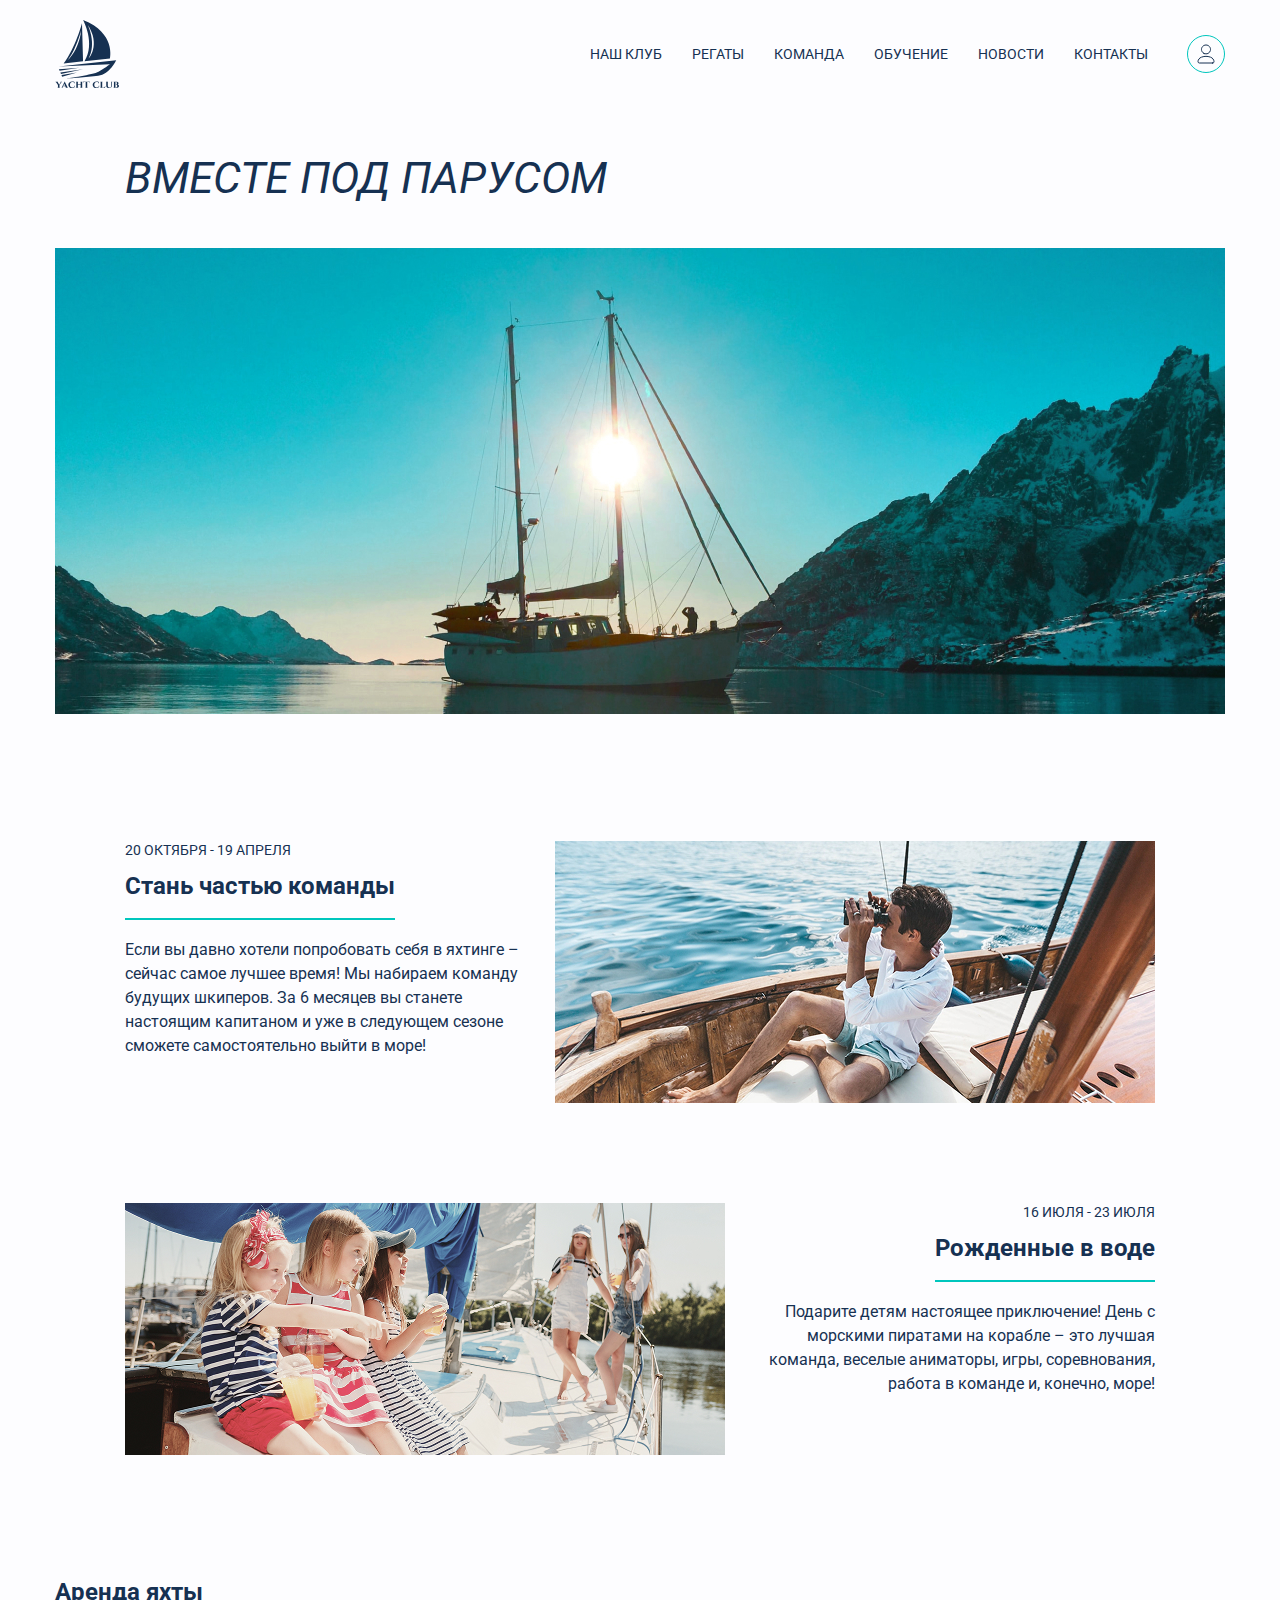
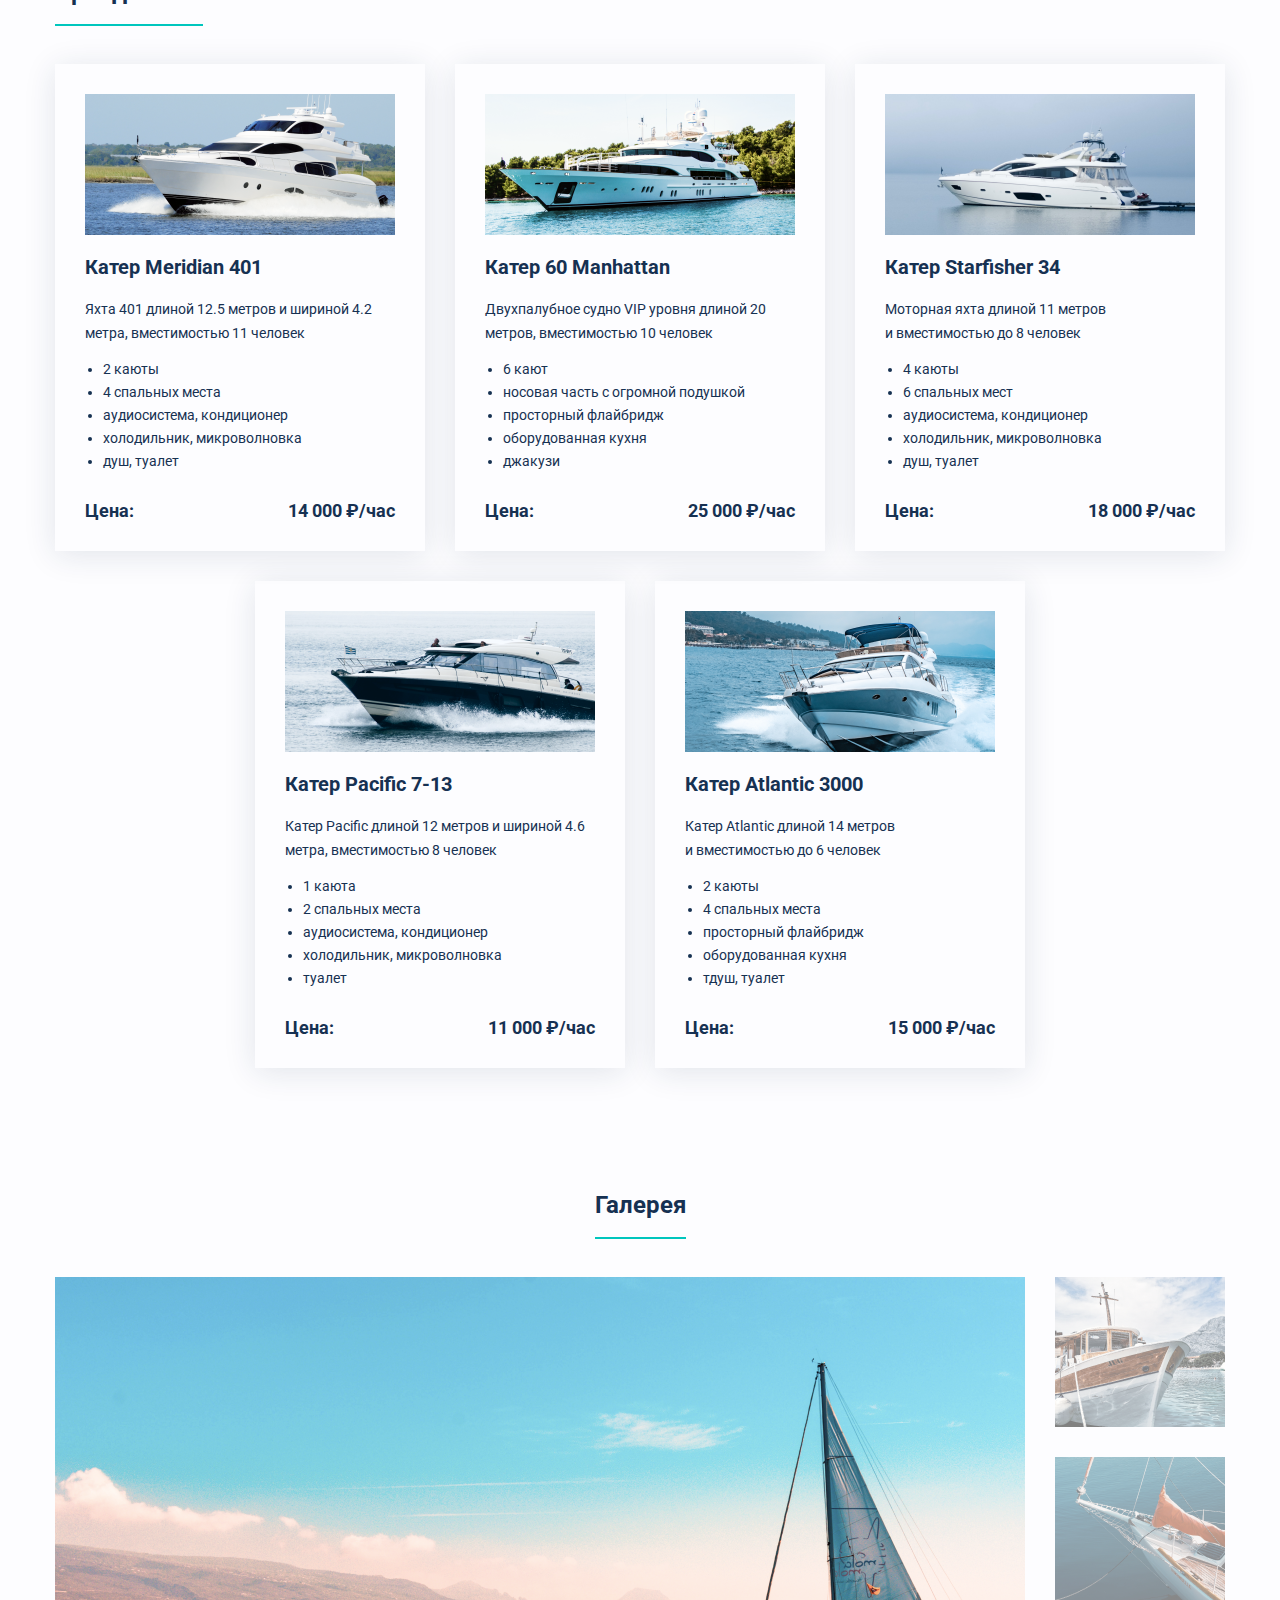
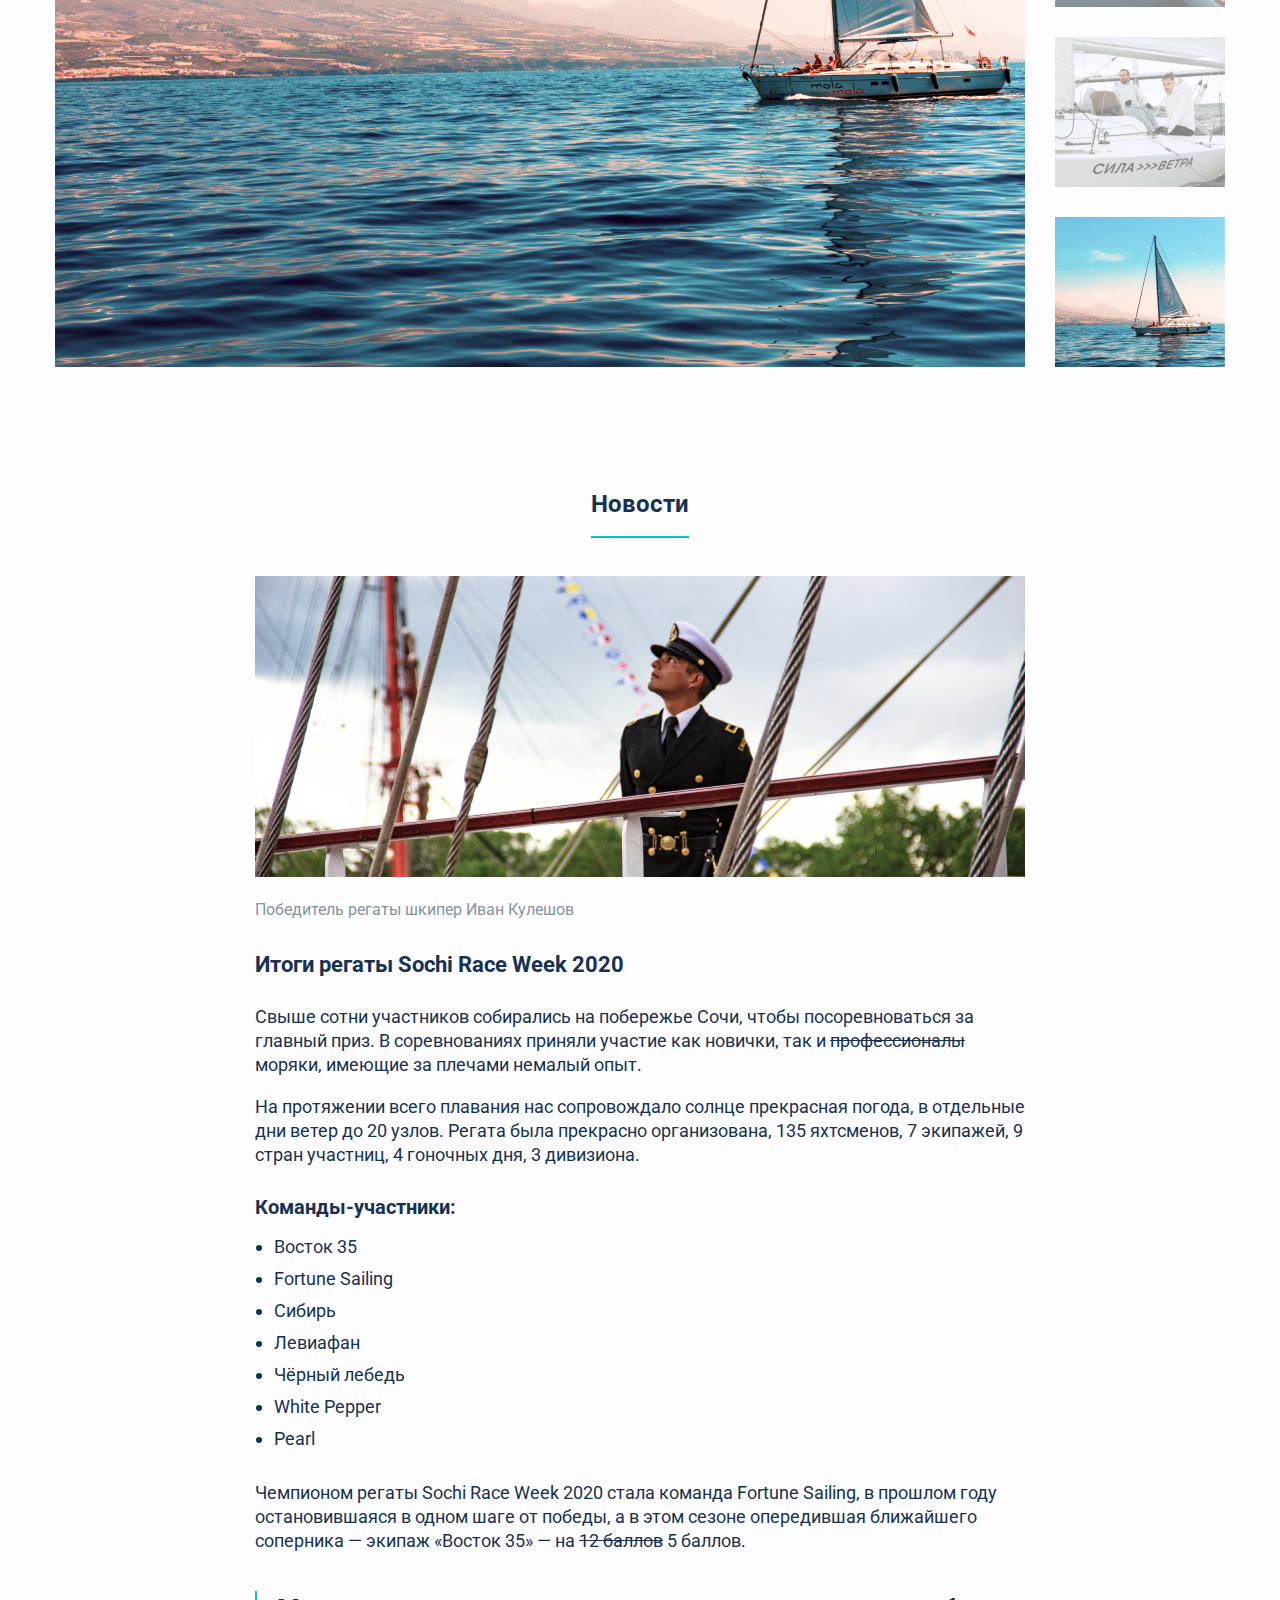
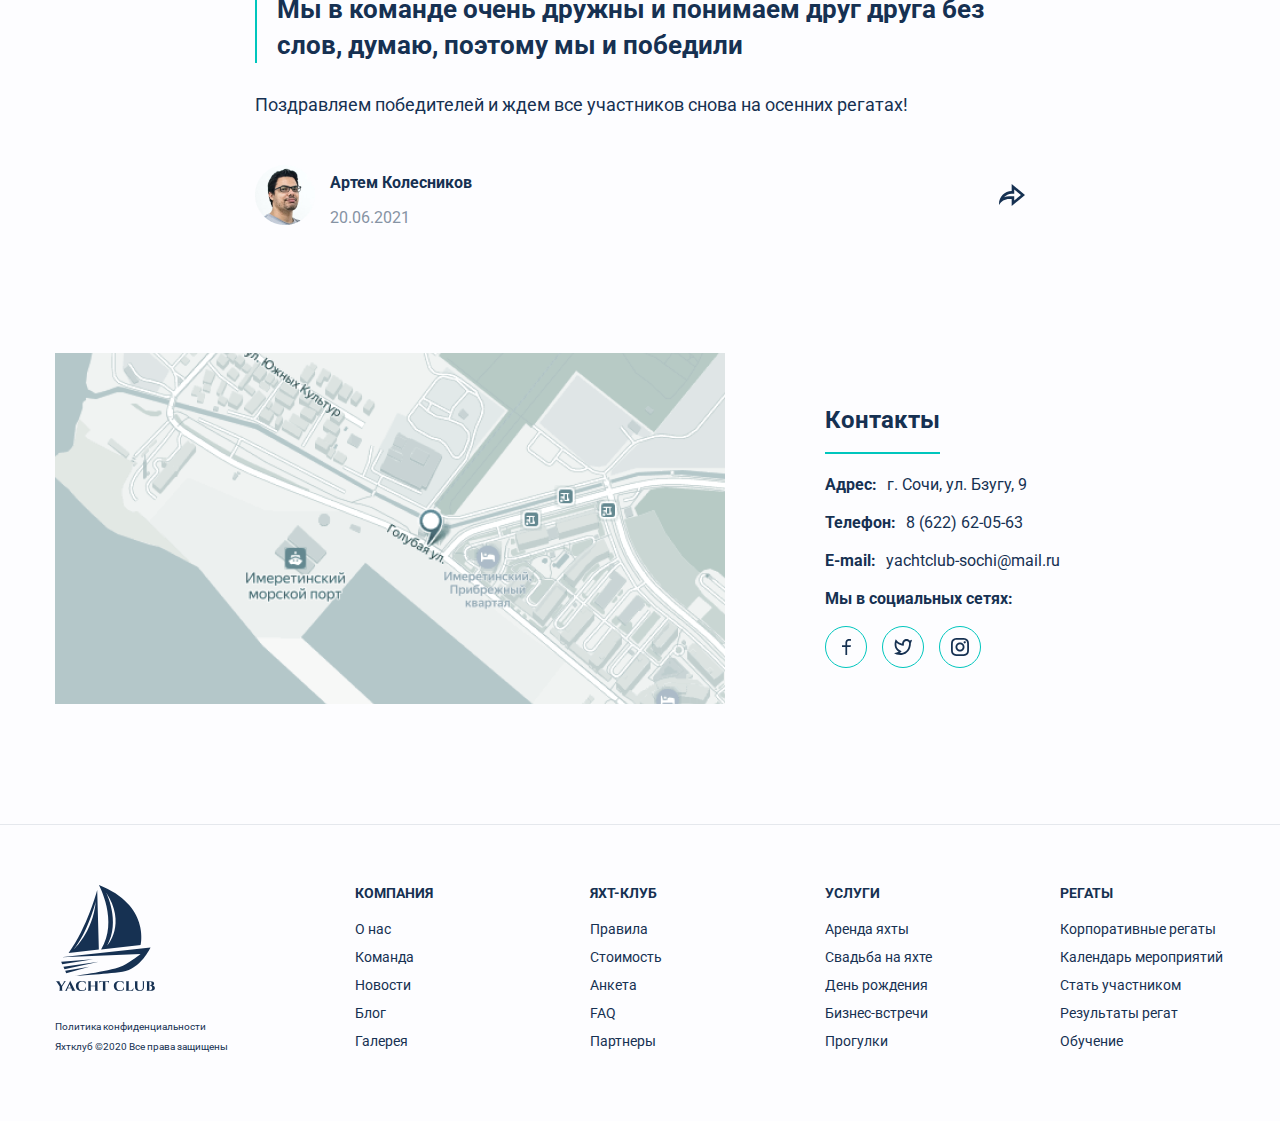
<file: CSS_html/index.html>
﻿<!DOCTYPE html>

<html lang="ru">
<head>
    <meta charset="utf-8" />
    <link rel="preconnect" href="https://fonts.googleapis.com">
    <link rel="preconnect" href="https://fonts.gstatic.com" crossorigin>
    <link href="https://fonts.googleapis.com/css2?family=Roboto&display=swap" rel="stylesheet">
    <link href="css/style.css" rel="stylesheet">
    <title>Яхт-клуб "Под парусом"</title>
</head>
<body>
    <header class="main-header">
        <nav class="main-navigation">
            <a class="logo" href="#">
                <img src="img/logotype.svg" alt="Логотип яхт-клуба Yacht Club">
            </a>
            <ul class="navigation-list">
                <li class="navigation-list-item">
                    <a>Наш клуб</a>
                </li>
                <li class="navigation-list-item">
                    <a>Регаты</a>
                </li>
                <li class="navigation-list-item">
                    <a> Команда</a>
                </li>
                <li class="navigation-list-item">
                    <a>Обучение</a>
                </li>
                <li class="navigation-list-item">
                    <a>Новости</a>
                </li>
                <li class="navigation-list-item">
                    <a>Контакты</a>
                </li>
            </ul>
            <a class="profile" href="#">
                <img src="img/icon.svg" alt="Страница профиля">
            </a>
        </nav>
    </header>
    <main>
        <section class="hero">
            <h1>Вместе под парусом</h1>
            <img src="img/main-photo.jpg" alt="Фото парусника">
        </section>
        <article class="command-set">
            <div class="command-set-container">
                <p class="time-period">20 октября - 19 апреля</p>
                <h2>Стань частью команды</h2>
                <p>
                    Если вы давно хотели попробовать себя в яхтинге – <br />
                    сейчас самое лучшее время! Мы набираем команду<br />
                    будущих шкиперов. За 6 месяцев вы станете<br />
                    настоящим капитаном и уже в следующем сезоне<br />
                    сможете самостоятельно выйти в море!
                </p>
            </div>
                <img class="photo-1" src="img/photo-1.jpg" alt="Фотография из яхт-клуба">
        </article>
        <article class="celebration">
            <div class="celebration-container">
                <p class="time-period">16 июля - 23 июля</p>
                <h2>Рожденные в воде</h2>
                <p class="celebration-text">
                    Подарите детям настоящее приключение! День с<br />
                    морскими пиратами на корабле – это лучшая<br />
                    команда, веселые аниматоры, игры, соревнования,<br />
                    работа в команде и, конечно, море!
                </p>
            </div>
                <img class="photo-2" src="img/photo-2.jpg" alt="Фотография из яхт-клуба">
        </article>
        <section class="yacht-rent">
            <h2>Аренда яхты</h2>
            <ul class="yacht-cards">
                <li class="card">
                    <img class="card-img" src="img/yacht-1.png">
                    <h3>Катер Meridian 401</h3>
                    <p class="description">Яхта 401 длиной 12.5 метров и шириной 4.2 метра, вместимостью 11 человек</p>
                    <ul class="rooms">
                        <li>2 каюты</li>
                        <li>4 спальных места</li>
                        <li>аудиосистема, кондиционер</li>
                        <li>холодильник, микроволновка</li>
                        <li>душ, туалет</li>
                    </ul>
                    <p class="card-price">
                        <span class="card-price-name">Цена:</span>
                        <span class="card-price-value">14 000 ₽/час</span>
                    </p>
                </li>
                <li class="card">
                    <img class="card-img" src="img/yacht-2.png">
                    <h3>Катер 60 Manhattan</h3>
                    <p class="description">Двухпалубное судно VIP уровня длиной 20 метров, вместимостью 10 человек</p>
                    <ul class="rooms">
                        <li>6 кают</li>
                        <li>носовая часть с огромной подушкой</li>
                        <li>просторный флайбридж</li>
                        <li>оборудованная кухня</li>
                        <li>джакузи</li>
                    </ul>
                    <p class="card-price">
                        <span class="card-price-name">Цена:</span>
                        <span class="card-price-value">25 000 ₽/час</span>
                    </p>
                </li>
                <li class="card">
                    <img class="card-img" src="img/yacht-3.png">
                    <h3>Катер Starfisher 34</h3>
                    <p class="description">Моторная яхта длиной 11 метров<br>
                        и вместимостью до 8 человек</p>
                    <ul class="rooms">
                        <li>4 каюты</li>
                        <li>6 спальных мест</li>
                        <li>аудиосистема, кондиционер</li>
                        <li>холодильник, микроволновка</li>
                        <li>душ, туалет</li>
                    </ul>
                    <p class="card-price">
                        <span class="card-price-name">Цена:</span>
                        <span class="card-price-value">18 000 ₽/час</span>
                    </p>
                </li>
                <li class="card">
                    <img class="card-img" src="img/yacht-4.png">
                    <h3>Катер Pacific 7-13</h3>
                    <p class="description">Катер Pacific длиной 12 метров и шириной 4.6 метра, вместимостью 8 человек</p>
                    <ul class="rooms">
                        <li>1 каюта</li>
                        <li>2 спальных места</li>
                        <li>аудиосистема, кондиционер</li>
                        <li>холодильник, микроволновка</li>
                        <li>туалет</li>
                    </ul>
                    <p class="card-price">
                        <span class="card-price-name">Цена:</span>
                        <span class="card-price-value">11 000 ₽/час</span>
                    </p>
                </li>
                <li class="card">
                    <img class="card-img" src="img/yacht-5.png">
                    <h3>Катер Atlantic 3000</h3>
                    <p class="description">Катер Atlantic длиной 14 метров<br>
                        и вместимостью до 6 человек</p>
                    <ul class="rooms">
                        <li>2 каюты</li>
                        <li>4 спальных места</li>
                        <li>просторный флайбридж</li>
                        <li>оборудованная кухня</li>
                        <li>тдуш, туалет</li>
                    </ul>
                    <p class="card-price">
                        <span class="card-price-name">Цена:</span>
                        <span class="card-price-value">15 000 ₽/час</span>
                    </p>
                </li>
            </ul>
        </section>
        <section class="gallery">
            <h2>Галерея</h2>
            <div class="gallery-container">
                <img class="active-img" src="img/gallery-photo-1.png" height="690" alt="Яхта">
                <ul class="gallery-preview">
                    <li class="preview-item">
                        <a href="#">
                            <img src="img/gallery-photo-2.png" height="150" alt="Яхта">
                        </a>
                    </li>
                    <li class="preview-item">
                        <a href="#">
                            <img src="img/gallery-photo-3.png" height="150" alt="Яхта">
                        </a>
                    </li>
                    <li class="preview-item">
                        <a href="#">
                            <img src="img/gallery-photo-4.png" height="150" alt="Яхта">
                        </a>
                    </li>
                    <li class="preview-item">
                        <a href="#" class="active-item">
                            <img src="img/gallery-photo-5.png" height="150" alt="Яхта">
                        </a>
                    </li>
                </ul>
            </div>
        </section>
        <section class="news">
            <h2>Новости</h2>
            <div class="news-container">
            <figure>
                <img class="photo-3" src="img/photo-3.jpg" alt="Фотография победителя регаты">
                <figcaption>Победитель регаты шкипер Иван Кулешов</figcaption>
            </figure>
            <div class="news-text">
                <h3>Итоги регаты Sochi Race Week 2020</h3>
                <p>Свыше сотни участников собирались на побережье Сочи, чтобы посоревноваться за главный приз. В соревнованиях приняли участие как новички, так и <s>профессионалы</s> моряки, имеющие за плечами немалый опыт.</p>
                <p>На протяжении всего плавания нас сопровождало солнце прекрасная погода, в отдельные дни ветер до 20 узлов. Регата была прекрасно организована, 135 яхтсменов, 7 экипажей, 9 стран участниц, 4 гоночных дня, 3 дивизиона.</p>
            </div>
            <div class="command-list-container">
                <h4>Команды-участники:</h4>
                <ul class="command-list">
                    <li class="command-list-item">
                        Восток 35
                    </li>
                    <li class="command-list-item">
                        Fortune Sailing
                    </li>
                    <li class="command-list-item">
                        Сибирь
                    </li>
                    <li class="command-list-item">
                        Левиафан
                    </li>
                    <li class="command-list-item">
                        Чёрный лебедь
                    </li>
                    <li class="command-list-item">
                        White Pepper
                    </li>
                    <li class="command-list-item">
                        Pearl
                    </li>
                </ul>
            </div>
            <p class="champions">Чемпионом регаты Sochi Race Week 2020 стала команда Fortune Sailing, в прошлом году остановившаяся в одном шаге от победы, а в этом сезоне опередившая ближайшего соперника — экипаж «Восток 35» — на <s>12 баллов</s> 5 баллов.</p>
            <blockquote>
                <b>
                    Мы в команде очень дружны и понимаем друг друга без слов, думаю, поэтому мы и победили
                </b>
            </blockquote>
            <p class="congratulations">Поздравляем победителей и ждем все участников снова на осенних регатах!</p>
            <div class="review">
                    <a class="user-photo" href="#">
                        <img src="img/author.png" alt="Фото пользователя">
                    </a>
                    <div class="username">
                        <p><b>Артем Колесников</b></p>
                        <p class="data">20.06.2021</p>
                    </div>
                <a class="sharing" href="#">
                    <img src="img/share-icon.svg" alt="Кнопка 'Поделиться'">
                </a>
            </div>
        </div>
        </section>
        <section class="contacts">
            <div class="contacts-container">
                <h2>Контакты</h2>
                <ul class="contacts-list">
                    <li class="contacts-list-item">
                        <p><strong>Адрес:</strong>г. Сочи, ул. Бзугу, 9</p>
                    </li>
                    <li class="contacts-list-item">
                        <p><strong>Телефон:</strong><a class="phone">8 (622) 62-05-63</a></p>
                    </li>
                    <li class="contacts-list-item">
                        <p><strong>E-mail:</strong><a class="mail">yachtclub-sochi@mail.ru</a></p>
                    </li>
                    <li class="contacts-list-item">
                        <p><strong>Мы в социальных сетях:</strong></p>
                        <ul class="social-list">
                            <li class="social-list-item">
                                <a href="#">
                                    <img src="img/facebook.svg" alt="Facebook">
                                </a>
                            </li>
                            <li class="social-list-item">
                                <a href="#">
                                    <img src="img/twitter.svg" alt="Twitter">
                                </a>
                            </li>
                            <li class="social-list-item">
                                <a href="#">
                                    <img src="img/instagram.svg" alt="Instagram">
                                </a>
                            </li>
                        </ul>
                    </li>
                </ul>
            </div>
            <a class="map" href="#">
                <img src="img/map.png" alt="Адрес яхт-клуба на карте">
            </a>
        </section>
    </main>
    <footer class="main-footer">
        <div class="footer-container">
            <div class="footer-logo">
                <img class="footer-img" src="img/logotype.svg" alt="Логотип яхт-клуба Yacht Club">
                <div class="copyright">
                    <p>Политика конфиденциальности</p>
                    <p>Яхтклуб ©2020 Все права защищены</p>
                </div>
            </div>
            <ul class="footer-navigation-topics">
                <li class="footer-list-item">
                    <h4>Компания</h4>
                    <ul class="company-list">
                        <li class="footer-item"><a>О нас</a></li>
                        <li class="footer-item"><a>Команда</a></li>
                        <li class="footer-item"><a>Новости</a></li>
                        <li class="footer-item"><a>Блог</a></li>
                        <li class="footer-item"><a>Галерея</a></li>
                    </ul>
                </li>
                <li class="footer-list-item">
                    <h4>Яхт-клуб</h4>
                    <ul class="yacht-club-list">
                        <li class="footer-item"><a>Правила</a></li>
                        <li class="footer-item"><a>Стоимость</a></li>
                        <li class="footer-item"><a>Анкета</a></li>
                        <li class="footer-item"><a>FAQ</a></li>
                        <li class="footer-item"><a>Партнеры</a></li>
                    </ul>
                </li>
                <li class="footer-list-item">
                    <h4>Услуги</h4>
                    <ul class="services">
                        <li class="footer-item"><a>Аренда яхты</a></li>
                        <li class="footer-item"><a>Свадьба на яхте</a></li>
                        <li class="footer-item"><a>День рождения</a></li>
                        <li class="footer-item"><a>Бизнес-встречи</a></li>
                        <li class="footer-item"><a>Прогулки</a></li>
                    </ul>
                </li>
                <li class="footer-list-item">
                    <h4>Регаты</h4>
                    <ul class="regattas">
                        <li class="footer-item"><a>Корпоративные регаты</a></li>
                        <li class="footer-item"><a>Календарь мероприятий</a></li>
                        <li class="footer-item"><a>Стать участником</a></li>
                        <li class="footer-item"><a>Результаты регат</a></li>
                        <li class="footer-item"><a>Обучение</a></li>
                    </ul>
                </li>
            </ul>
        </div>
    </footer>
</body>
</html>
</file>
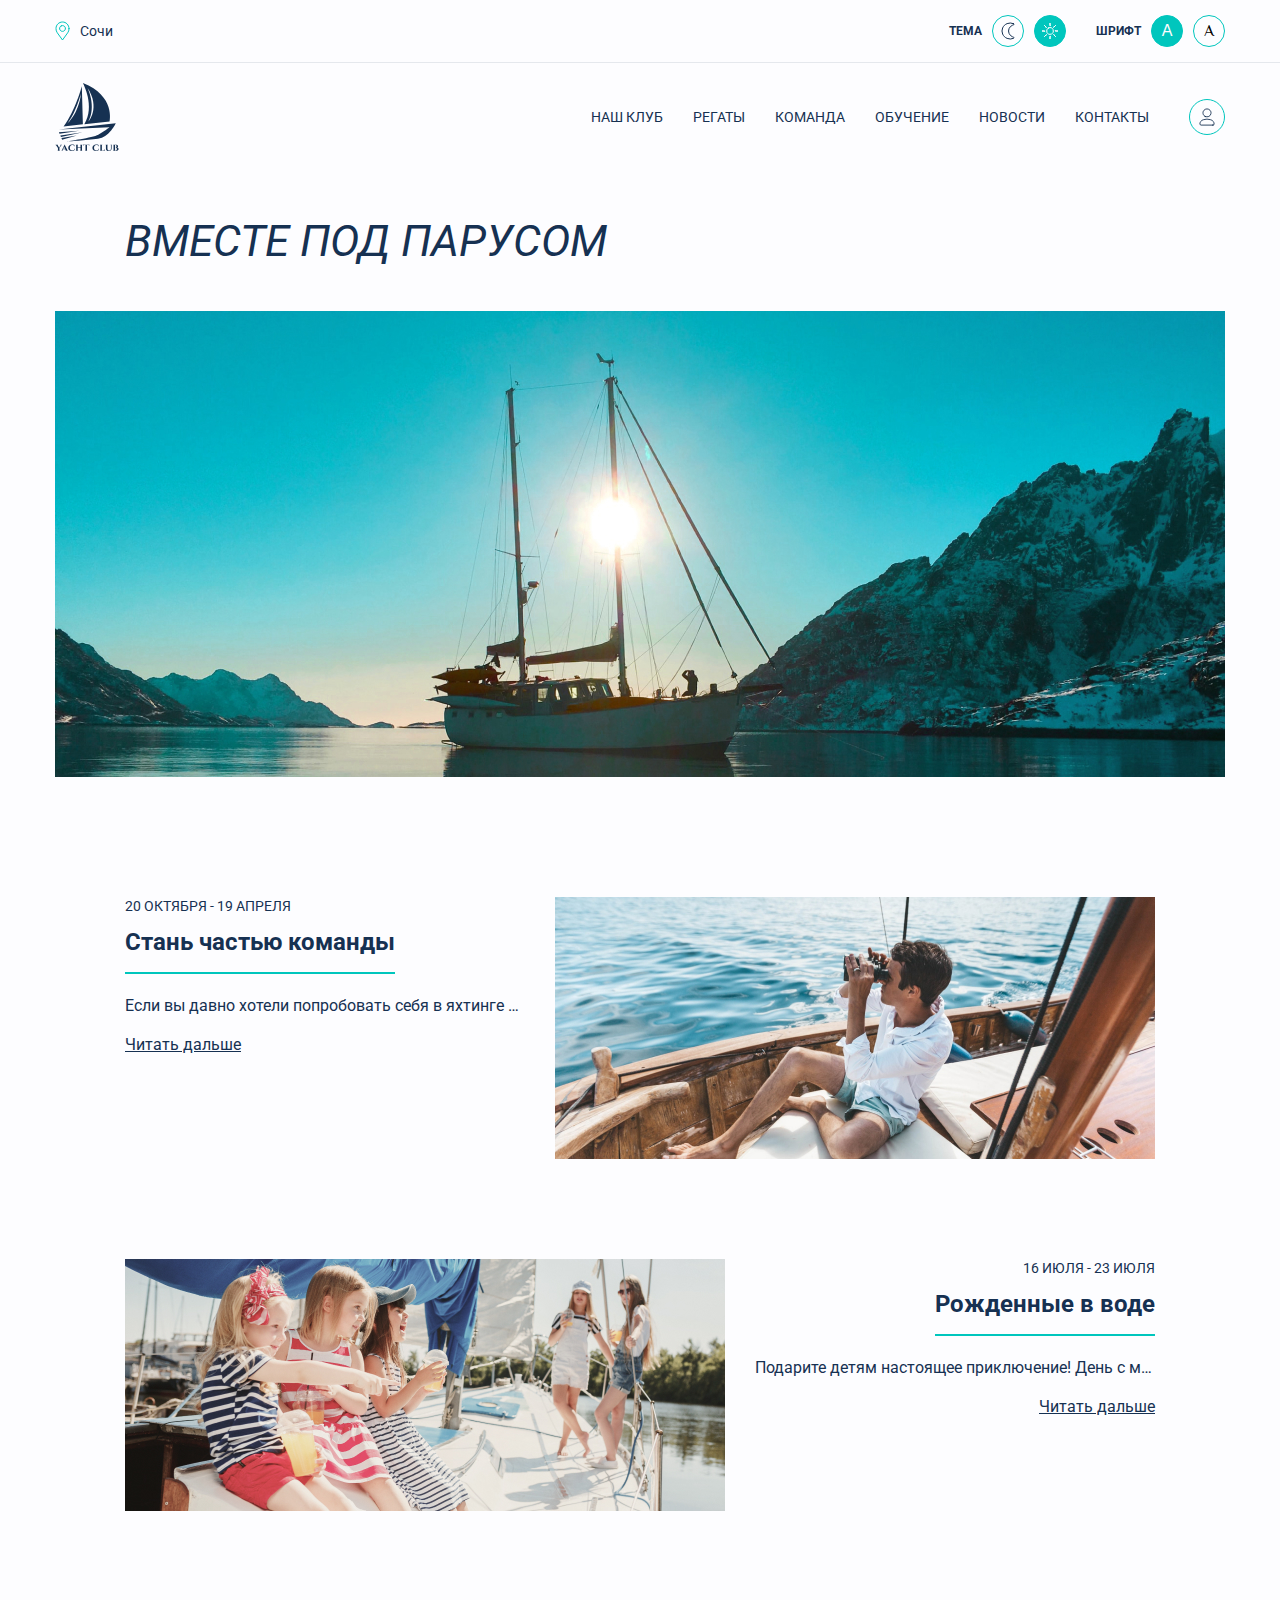
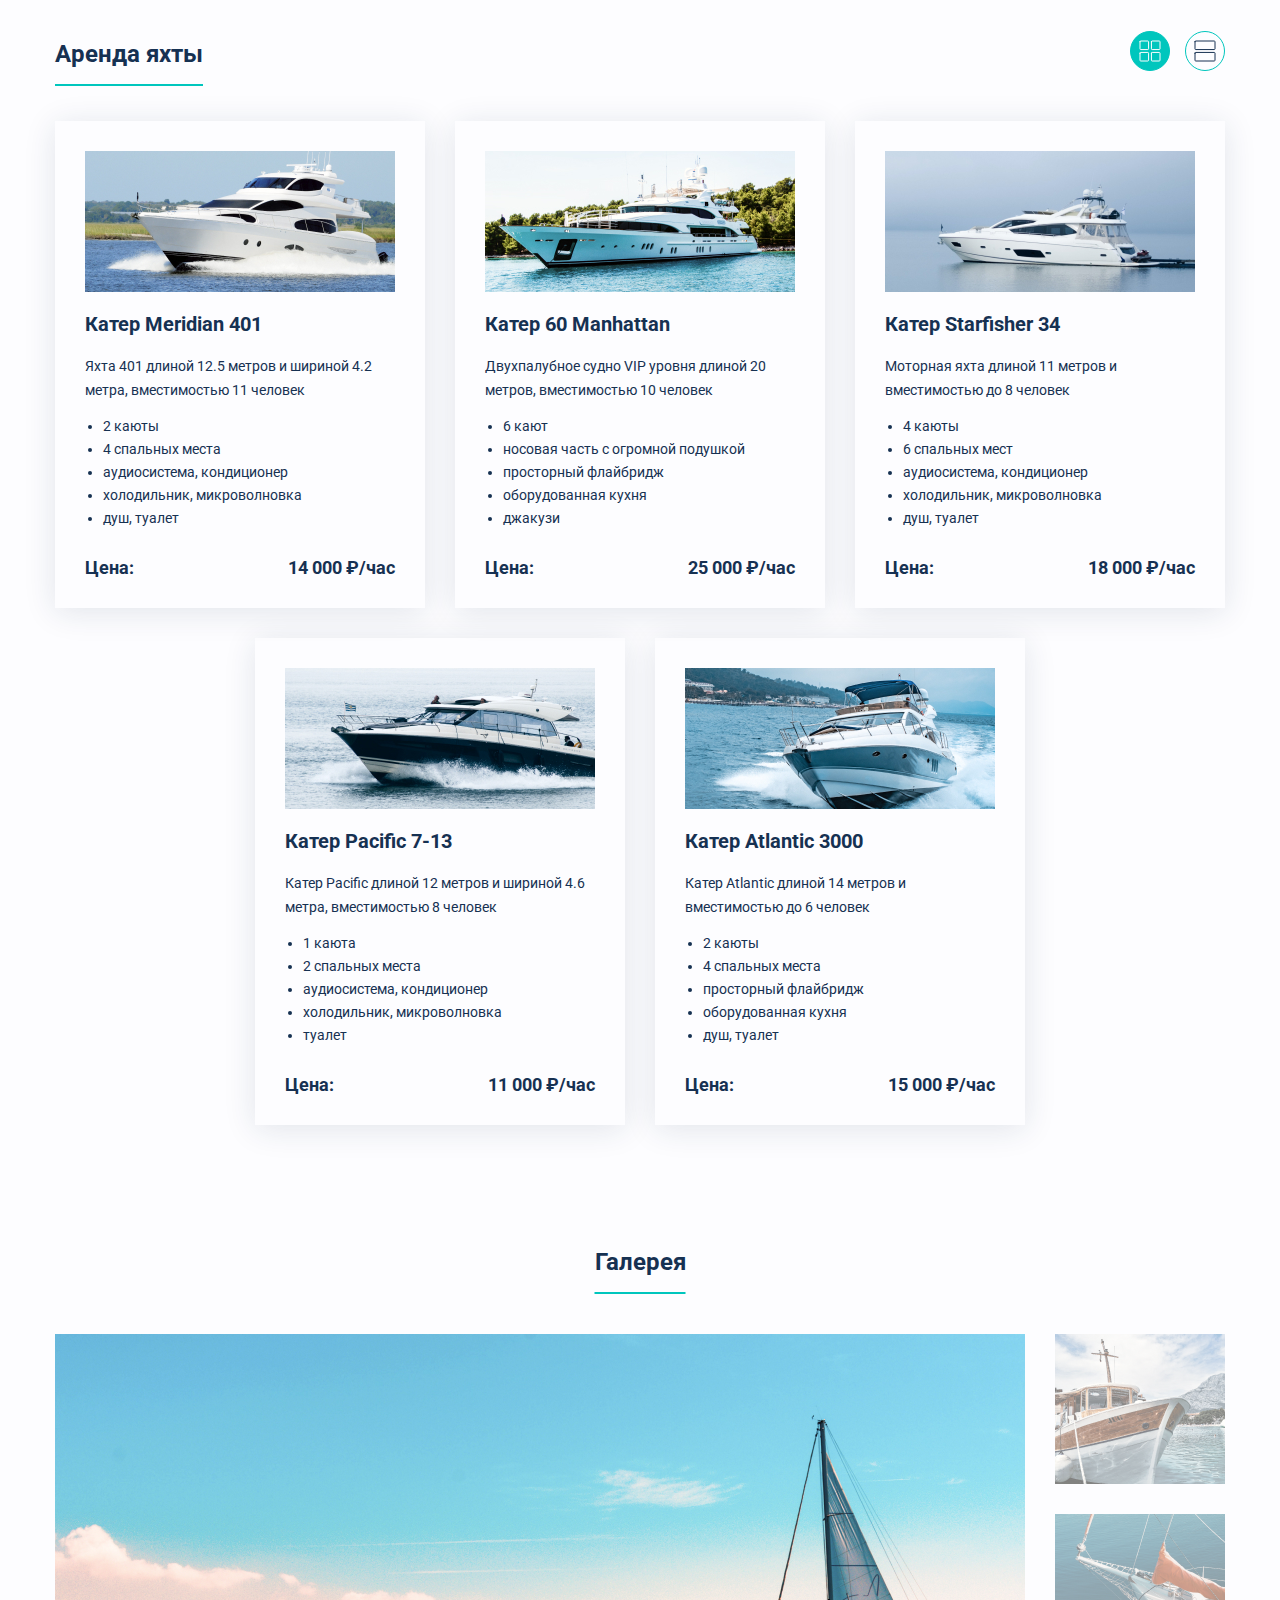
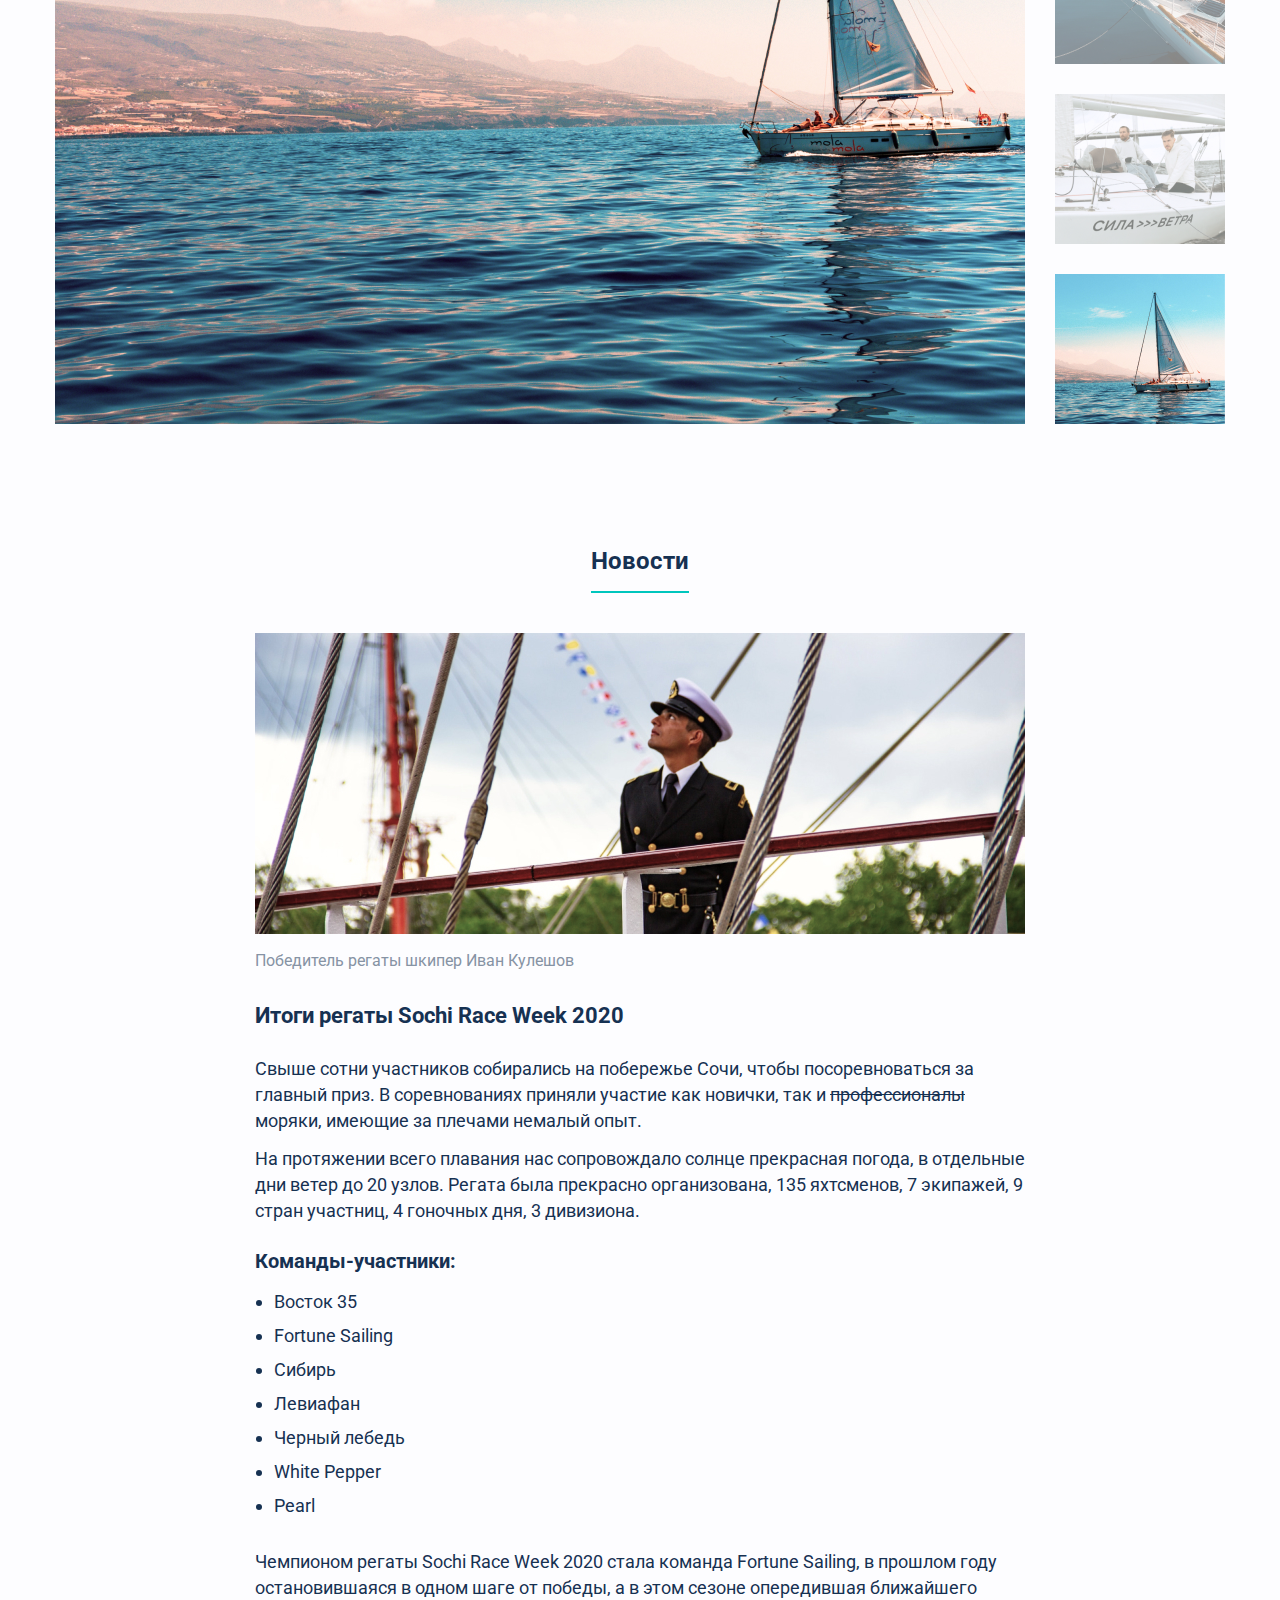
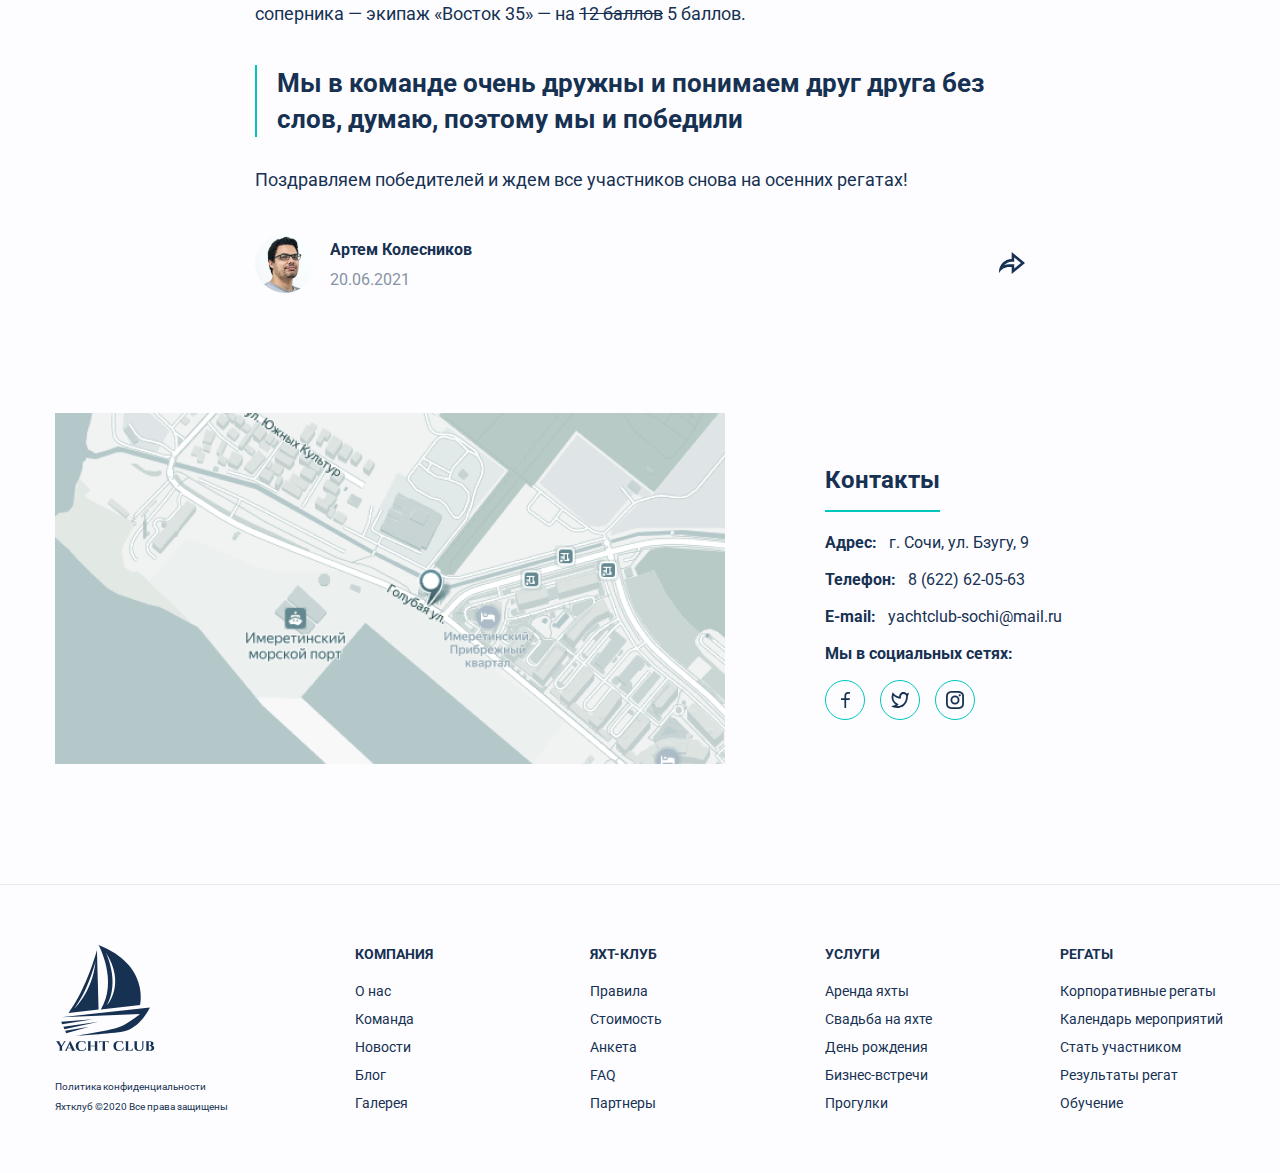
<file: project/index.html>
<!DOCTYPE html>
<html lang="ru">
  <head>
    <meta charset="utf-8">
    <link rel="preconnect" href="https://fonts.googleapis.com">
    <link rel="preconnect" href="https://fonts.gstatic.com" crossorigin>
    <link href="https://fonts.googleapis.com/css2?family=Philosopher:ital,wght@0,400;0,700;1,400&family=Roboto:ital,wght@0,400;0,700;1,400&display=swap" rel="stylesheet">
    <link href="css/style.css" rel="stylesheet">
    <title>Яхт клуб</title>
  </head>
  <body class="page light">
    <header class="page-header">
      <div class="services">
        <div class="services-content">
          <a class="location" href="#">Сочи</a>
          <p class="caption">Тема</p>
          <ul class="theme-switcher">
            <li>
              <button class="theme-button-dark" type="button"></button>
            </li>
            <li>
              <button class="theme-button-light active" type="button"></button>
            </li>
          </ul>
          <p class="caption">Шрифт</p>
          <ul class="fonts">
            <li>
              <button class="font-button-sans-serif active" type="button">А</button>
            </li>
            <li>
              <button class="font-button-serif" type="button">А</button>
            </li>
          </ul>
        </div>
      </div>
      <nav class="main-nav">
        <p class="logo">
          <img src="img/logo.svg" width="64" height="68" alt="Логотип яхт-клуба Yacht Club">
        </p>
        <ul class="site-navigation">
          <li class="site-navigation-item">
            <a href="#">Наш клуб</a>
          </li>
          <li class="site-navigation-item">
            <a href="#">Регаты</a>
          </li>
          <li class="site-navigation-item">
            <a href="#">Команда</a>
          </li>
          <li class="site-navigation-item">
            <a href="#">Обучение</a>
          </li>
          <li class="site-navigation-item">
            <a href="#">Новости</a>
          </li>
          <li class="site-navigation-item">
            <a href="#">Контакты</a>
          </li>
        </ul>
        <a class="signin" href="#">
          <img src="img/user.svg" width="16" height="18" alt="Кабинет пользователя">
        </a>
      </nav>
    </header>
    <main class="main-content">
      <section class="hero">
        <h1>Вместе под парусом</h1>
        <img src="img/main-photo-1.jpg" width="1170" height="466" alt="Парусное судно на закате">
      </section>
      <article class="blog-article blog-article-1 short">
        <div class="blog-article-content">
          <p class="blog-article-date"><time datetime="2021-10-20">20 октября</time> - <time datetime="2021-04-19">19 апреля</time></p>
          <h2>Стань частью команды</h2>
          <p class="blog-article-description">Если вы давно хотели попробовать себя в яхтинге – сейчас самое лучшее время! Мы набираем команду будущих шкиперов. За 6 месяцев вы станете настоящим капитаном и уже в следующем сезоне сможете самостоятельно выйти в море!</p>
          <button class="more" type="button">Читать дальше</button>
        </div>
        <img class="blog-article-img" src="img/blog-photo-1.jpg" width="600" height="262" alt="Мужчина на яхте смотрит в бинокль">
      </article>
      <article class="blog-article blog-article-2 short">
        <div class="blog-article-content">
          <p class="blog-article-date"><time datetime="2021-07-16">16 июля</time> - <time datetime="2021-07-23">23 июля</time></p>
          <h2>Рожденные в воде</h2>
          <p class="blog-article-description">Подарите детям настоящее приключение! День с морскими пиратами на корабле – это лучшая команда, веселые аниматоры, игры, соревнования, работа в команде и, конечно, море!</p>
          <button class="more" type="button">Читать дальше</button>
        </div>
        <img class="blog-article-img" src="img/blog-photo-2.jpg" width="600" height="252" alt="Дети и взрослые на яхте">
      </article>
      <section class="rent">
        <header>
          <h2>Аренда яхты</h2>
          <ul class="card-view-buttons">
            <li class="card-view-item">
              <button class="card-view-button-grid active" type="button"></button>
            </li>
            <li class="card-view-item">
              <button class="card-view-button-list" type="button"></button>
            </li>
          </ul>
        </header>
        <ul class="cards">
          <li class="card">
            <img class="card-img" src="img/photo-card-1.jpg" width="310" height="141" alt="Белая двухпалубная яхта">
            <div class="card-content">
              <h3 class="card-title">Катер Meridian 401</h3>
              <p class="card-description">Яхта 401 длиной 12.5 метров и шириной 4.2 метра, вместимостью 11 человек</p>
              <ul class="card-features">
                <li>2 каюты</li>
                <li>4 спальных места</li>
                <li>аудиосистема, кондиционер</li>
                <li>холодильник, микроволновка</li>
                <li>душ, туалет</li>
              </ul>
            </div>
            <p class="card-price">
              <span class="card-price-name">Цена:</span>
              <span class="card-price-value">14 000 ₽/час</span>
            </p>
          </li>
          <li class="card">
            <img class="card-img" src="img/photo-card-2.jpg" width="310" height="141" alt="Белая двухпалубная яхта">
            <div class="card-content">
              <h3 class="card-title">Катер 60 Manhattan</h3>
              <p class="card-description">Двухпалубное судно VIP уровня длиной 20 метров, вместимостью 10 человек</p>
              <ul class="card-features">
                <li>6 кают</li>
                <li>носовая часть с огромной подушкой</li>
                <li>просторный флайбридж</li>
                <li>оборудованная кухня</li>
                <li>джакузи</li>
              </ul>
            </div>
            <p class="card-price">
              <span class="card-price-name">Цена:</span>
              <span class="card-price-value">25 000 ₽/час</span>
            </p>
          </li>
          <li class="card">
            <img class="card-img" src="img/photo-card-3.jpg" width="310" height="141" alt="Белая яхта">
            <div class="card-content">
              <h3 class="card-title">Катер Starfisher 34</h3>
              <p class="card-description">Моторная яхта длиной 11 метров и вместимостью до 8 человек</p>
              <ul class="card-features">
                <li>4 каюты</li>
                <li>6 спальных мест</li>
                <li>аудиосистема, кондиционер</li>
                <li>холодильник, микроволновка</li>
                <li>душ, туалет</li>
              </ul>
            </div>
            <p class="card-price">
              <span class="card-price-name">Цена:</span>
              <span class="card-price-value">18 000 ₽/час</span>
            </p>
          </li>
          <li class="card">
            <img class="card-img" src="img/photo-card-4.jpg" width="310" height="141" alt="Белый катер">
            <div class="card-content">
              <h3 class="card-title">Катер Pacific 7-13</h3>
              <p class="card-description">Катер Pacific длиной 12 метров и шириной 4.6 метра, вместимостью 8 человек</p>
              <ul class="card-features">
                <li>1 каюта</li>
                <li>2 спальных места</li>
                <li>аудиосистема, кондиционер</li>
                <li>холодильник, микроволновка</li>
                <li>туалет</li>
              </ul>
            </div>
            <p class="card-price">
              <span class="card-price-name">Цена:</span>
              <span class="card-price-value">11 000 ₽/час</span>
            </p>
          </li>
          <li class="card">
            <img class="card-img" src="img/photo-card-5.jpg" width="310" height="141" alt="Белый катер">
            <div class="card-content">
              <h3 class="card-title">Катер Atlantic 3000</h3>
              <p class="card-description">Катер Atlantic длиной 14 метров и вместимостью до 6 человек</p>
              <ul class="card-features">
                <li>2 каюты</li>
                <li>4 спальных места</li>
                <li>просторный флайбридж</li>
                <li>оборудованная кухня</li>
                <li>душ, туалет</li>
              </ul>
            </div>
            <p class="card-price">
              <span class="card-price-name">Цена:</span>
              <span class="card-price-value">15 000 ₽/час</span>
            </p>
          </li>
        </ul>
      </section>
      <section class="gallery">
        <h2>Галерея</h2>
        <div class="slider">
          <img class="active-photo" src="img/gallery-photo-4.jpg" width="970" height="690" alt="">
          <ul class="preview-list">
            <li>
              <a href="img/gallery-photo-1.jpg">
                <img src="img/preview-gallery-photo-1.jpg" width="170" height="150" alt="">
              </a>
            </li>
            <li>
              <a href="img/gallery-photo-2.jpg">
                <img src="img/preview-gallery-photo-2.jpg" width="170" height="150" alt="">
              </a>
            </li>
            <li>
              <a href="img/gallery-photo-3.jpg">
                <img src="img/preview-gallery-photo-3.jpg" width="170" height="150" alt="">
              </a>
            </li>
            <li>
              <a href="img/gallery-photo-4.jpg" class="active-item">
                <img src="img/preview-gallery-photo-4.jpg" width="170" height="150" alt="">
              </a>
            </li>
          </ul>
        </div>
      </section>
      <section class="news">
        <h2>Новости</h2>
        <article class="post">
          <figure class="post-img">
            <img src="img/news-photo.jpg" width="770" height="301" alt="Человек в форме моряка на морском судне">
            <figcaption>Победитель регаты шкипер Иван Кулешов</figcaption>
          </figure>
          <div class="post-content">
            <h3>Итоги регаты Sochi Race Week 2020</h3>
            <p>Свыше сотни участников собирались на побережье Сочи, чтобы посоревноваться за главный приз. В соревнованиях приняли участие как новички, так и <del>профессионалы</del> <ins>моряки</ins>, имеющие за плечами немалый опыт.</p>
            <p>На протяжении всего плавания нас сопровождало солнце прекрасная погода, в отдельные дни ветер до 20 узлов. Регата была прекрасно организована, 135 яхтсменов, 7 экипажей, 9 стран участниц, 4 гоночных дня, 3 дивизиона.</p>
            <h4>Команды-участники:</h4>
            <ul>
              <li>Восток 35</li>
              <li>Fortune Sailing</li>
              <li>Сибирь</li>
              <li>Левиафан</li>
              <li>Черный лебедь</li>
              <li>White Pepper</li>
              <li>Pearl</li>
            </ul>
            <p>Чемпионом регаты Sochi Race Week 2020 стала команда Fortune Sailing, в прошлом году остановившаяся в одном шаге от победы, а в этом сезоне опередившая ближайшего соперника — экипаж «Восток 35» — на <del>12 баллов</del> <ins>5 баллов</ins>.</p>
            <blockquote>Мы в команде очень дружны и понимаем друг друга без слов, думаю, поэтому мы и победили</blockquote>
            <p>Поздравляем победителей и ждем все участников снова на осенних регатах!</p>
          </div>
          <footer class="post-footer">
            <img class="post-author-img" src="img/author.jpg" width="60" height="60" alt="Артем Колесников">
            <p class="post-meta">
              <a href="#">Артем Колесников</a>
              <time datetime="2021-06-20">20.06.2021</time>
            </p>
            <a class="post-share" href="#">
              <img src="img/share.svg" width="26" height="22" alt="Поделиться">
            </a>
          </footer>
        </article>
      </section>
      <section class="contacts">
        <div class="contacts-content">
          <h2>Контакты</h2>
          <ul class="contact-items">
            <li class="contact-item">
              <h3>Адрес:</h3>
              <address>г. Сочи, ул. Бзугу, 9</address>
            </li>
            <li class="contact-item">
              <h3>Телефон:</h3>
              <a href="tel:+7622620563">8 (622) 62-05-63</a>
            </li>
            <li class="contact-item">
              <h3>E-mail:</h3>
              <a href="mailto:yachtclub-sochi@mail.ru">yachtclub-sochi@mail.ru</a>
            </li>
            <li class="contact-item">
              <h3>Мы в социальных сетях:</h3>
              <ul class="social-list">
                <li class="social-item">
                  <a href="#">
                    <img src="img/facebook.svg" alt="Facebook" width="9" height="16">
                  </a>
                </li>
                <li class="social-item">
                  <a href="#">
                    <img src="img/twitter.svg" alt="Twitter" width="18" height="16">
                  </a>
                </li>
                <li class="social-item">
                  <a href="#">
                    <img src="img/instagram.svg" alt="Instagram" width="18" height="18">
                  </a>
                </li>
              </ul>
            </li>
          </ul>
        </div>
        <img class="contacts-img" src="img/map.png" width="670" height="351" alt="Карта с адресом яхт клуба">
      </section>
    </main>
    <footer class="main-footer">
      <div class="footer-container">
        <div class="footer-column">
          <p class="logo">
            <img src="img/logo.svg" width="100" height="106" alt="Логотип яхт клуба">
          </p>
          <p class="policy"><a href="#">Политика конфиденциальности</a></p>
          <p class="copyright">Яхтклуб ©2020 Все права защищены</p>
        </div>
        <ul class="footer-navigation-topics">
          <li class="footer-navigation-topic">
            <h2>Компания</h2>
            <ul class="footer-navigation">
              <li class="footer-navigation-item">
                <a href="#">О нас</a>
              </li>
              <li class="footer-navigation-item">
                <a href="#">Команда</a>
              </li>
              <li class="footer-navigation-item">
                <a href="#">Новости</a>
              </li>
              <li class="footer-navigation-item">
                <a href="#">Блог</a>
              </li>
              <li class="footer-navigation-item">
                <a href="#">Галерея</a>
              </li>
            </ul>
          </li>
          <li class="footer-navigation-topic">
            <h2>Яхт-клуб</h2>
            <ul class="footer-navigation">
              <li class="footer-navigation-item">
                <a href="#">Правила</a>
              </li>
              <li class="footer-navigation-item">
                <a href="#">Стоимость</a>
              </li>
              <li class="footer-navigation-item">
                <a href="#">Анкета</a>
              </li>
              <li class="footer-navigation-item">
                <a href="#">FAQ</a>
              </li>
              <li class="footer-navigation-item">
                <a href="#">Партнеры</a>
              </li>
            </ul>
          </li>
          <li class="footer-navigation-topic">
            <h2>Услуги</h2>
            <ul class="footer-navigation">
              <li class="footer-navigation-item">
                <a href="#">Аренда яхты</a>
              </li>
              <li class="footer-navigation-item">
                <a href="#">Свадьба на яхте</a>
              </li>
              <li class="footer-navigation-item">
                <a href="#">День рождения</a>
              </li>
              <li class="footer-navigation-item">
                <a href="#">Бизнес-встречи</a>
              </li>
              <li class="footer-navigation-item">
                <a href="#">Прогулки</a>
              </li>
            </ul>
          </li>
          <li class="footer-navigation-topic">
            <h2>Регаты</h2>
            <ul class="footer-navigation">
              <li class="footer-navigation-item">
                <a href="#">Корпоративные регаты</a>
              </li>
              <li class="footer-navigation-item">
                <a href="#">Календарь мероприятий</a>
              </li>
              <li class="footer-navigation-item">
                <a href="#">Стать участником</a>
              </li>
              <li class="footer-navigation-item">
                <a href="#">Результаты регат</a>
              </li>
              <li class="footer-navigation-item">
                <a href="#">Обучение</a>
              </li>
            </ul>
          </li>
        </ul>
      </div>
    </footer>
    <script src="script.js"></script>
  </body>
</html>
</file>
<file: CSS_html/css/style.css>
﻿body {
    font-size: 16px;
    line-height: 24px;
    font-family: Roboto, sans-serif;
    color: #163152;
    background-color: #FDFDFF;
    margin: 0;
}

.main-header {
    width: 1170px;
    margin: 0 auto;
    margin-bottom: 40px;
    padding: 20px 55px;
}

.main-navigation {
    display: flex;
    align-items: center;
}

.logo {
    width: 64px;
    margin-right: 471px;

    margin-top: 0;
    margin-bottom: 0;
    height: 68px;
}

.navigation-list {
    list-style: none;
    margin: 0;
    padding: 0;
    width: 559px;

    display: flex;
    flex-wrap: wrap;
}

.navigation-list-item a {
    font-size: 14px;
    line-height: 18px;
    text-transform: uppercase;
    color :#163152;
    text-decoration: none;
}

.navigation-list-item {
    margin-right: 30px;
}

.navigation-list-item:last-child {
    margin-right: 0;
}

.navigation-list-item a:hover, .profile:hover {
    opacity: 0.5;
}

.navigation-list-item a:active, .profile:active {
    opacity: 0.3;
}

.profile {
    margin-left: auto;
    width: 36px;
    height: 36px;

    border: 1px solid #00C6BD;
    border-radius: 50%;

    display: flex;
    align-items: center;
    justify-content: center;
}

main {
    width: 1170px;
    margin: 0 auto;
    padding: 0 55px;
}

.hero {
    margin: 0;
    padding: 0;
    margin-bottom: 120px; 
}

h1 {
    margin-top: 0;
    font-style: italic;
    font-size: 44px;
    font-weight: 400;
    line-height: 60px;
    text-transform: uppercase;

    margin-bottom: 40px;
    margin-left: 70px;
    margin-right: 0;
}

.time-period {
    text-transform: uppercase;
    font-size: 14px;
    line-height: 18px;

    margin-top: 0;
    margin-bottom: 10px;
}

.command-set {
    margin: 0 70px;
    margin-bottom: 100px;
    display: flex;
    justify-content: space-between;
}

.celebration {
    margin: 0 70px;
    margin-bottom: 120px;
    display: flex;
    flex-direction: row-reverse;
    justify-content: space-between;
}

.celebration-container {
    display: block;
    text-align: right;
}

.celebration-container h2 {
    margin-bottom: 18px;
    margin-left: auto;
}

.command-set-container, .celebration-container {
    width: 400px;
}

.command-set-container h2 {
    margin-bottom: 18px;
}

h2 {
    font-weight: 700;
    font-size: 24px;
    line-height: 34px;
    width: max-content;

    padding-bottom: 15px;
    border-bottom: 2px solid #00C6BD;

    margin-top: 0;
}

.yacht-rent {
    margin: 0;
    padding: 0;
    margin-bottom: 120px;
}

.yacht-rent h2 {
    margin-bottom: 38px;
}

.yacht-cards {
    display: flex;
    flex-wrap: wrap;
    gap: 30px;
    justify-content: center;

    list-style: none;
    margin: 0;
    padding: 0;
}

.card {
    width: 310px;
    padding: 30px;
    box-shadow: 0px 4px 30px 0px #1631521F;
}

.card-img {
    height: 141px;
}

.card h3 {
    font-size: 20px;
    line-height: 23px;
    font-weight: 700;

    margin: 0;
    padding: 0;
    margin-top: 14px;
    margin-bottom: 18px;
}

.description {
    font-size: 14px;
    line-height: 24px;

    margin-bottom: 15px;
}

.rooms {
    font-size: 14px;
    line-height: 19px;
    list-style-type: disc;

    margin: 0;
    padding: 0;

    margin-bottom: 29px;
}

.rooms li {
    margin-bottom: 4px;
    margin-left: 18px;
}

.rooms li:last-child {
    margin-bottom: 0;
}

.card-price {
    font-size: 18px;
    line-height: 21px;
    font-weight: 700;

    display: flex;
    justify-content: space-between;

    margin: 0;
}

.gallery {
    width: 1170px;
    margin: 0 auto;
    margin-bottom: 120px;
}

.gallery h2 {
    margin: 0 auto;
    margin-bottom: 38px;
}

.gallery-container {
    display: flex;
}

.active-img {
    width: 970px;
    margin-right: 30px;
}

.gallery-preview {
    margin: 0;
    padding: 0;
    list-style: none;

    width: 170px;
}

.gallery-preview a.active-item::before {
    background: transparent;
}

.gallery-preview img {
    display: block;
}

.preview-item {
    width: 170px;
    margin-bottom: 30px;
}

.preview-item a {
    position: relative;
    display: block;
}

.preview-item a::before {
    content: "";
    position: absolute;
    top: 0;
    bottom: 0;
    left: 0;
    right: 0;
    background-color: #FDFDFF80;
}

.preview-item:last-child {
    margin-bottom: 0;
}

.news {
    font-size: 18px;
    
    margin: 0 200px;
    margin-bottom: 120px;
}

.news h2 {
    margin: 0 auto;
    margin-bottom: 38px;
}

figure {
    margin: 0;
    padding: 0;

    margin-bottom: 33px;
}

figcaption {
    font-size: 16px;
    line-height: 19px;
    color: #8693A4;

    margin-top: 17px;
}

.news-text p {
    margin-bottom: 12px;
}

.news h3 {
    font-size: 22px;
    line-height: 26px;

    margin-bottom: 27px;
}

.news h4 {
    font-size: 20px;
    line-height: 26px;
    text-transform: none;
}

.command-list-container {
    margin-top: 12px;
    margin-bottom: 30px;
}

.command-list-container h4 {
    font-size: 20px;
    margin-bottom: 15px;
}

.command-list {
    margin: 0;
    padding: 0;
}

.command-list-item {
    margin-left: 19px;
    margin-bottom: 8px;
    padding: 0;
}

.command-list-item:last-child {
    margin-bottom: 0;
}

.champions {
    margin-bottom: 38px;
}

blockquote {
    font-size: 26px;
    line-height: 36px;

    margin: 0;
    margin-bottom: 30px;

    padding-left: 20px;
    border-left: 2px solid #00C6BD;
}

.congratulations {
    margin-bottom: 40px;
}

.review {
    display: flex;
    align-items: center;
}

.user-photo {
    width: 60px;
    height: 60px;

    margin-right: 15px;
}

.username p {
    font-size: 16px;
    line-height: 19px;
}

.username b {
    padding: 0;
    margin: 0;
    margin-top: 7px;
    margin-bottom: 9px;
}

.data {
    color: #8693A4;
    margin: 0;
    padding: 0;
    margin-bottom: 6px;
}

.sharing {
    width: 26px;
    height: 22px;

    margin-left: auto;
}

.contacts {
    display: flex;
    flex-direction: row-reverse;

    padding: 0;
    margin-right: 160px;
    margin-bottom: 120px;
}

.map {
    width: 670px;
    height: 351px;
    margin: 0;
    padding: 0;
    margin-right: 100px;
}

.contacts-container {
    margin-top: 50px;
    margin-right: auto;
}

.contacts-list {
    margin: 0;
    padding: 0;
    list-style: none;
}

.contacts-list-item {
    line-height: 22px;
}

strong {
    margin-right: 10px;
}

.contacts h2 {
    margin-top: 0;
    margin-bottom: 18рpx;
}

.social-list {
    list-style: none;
    margin: 0;
    padding: 0;

    display: flex;
    gap: 15px;
}

.social-list-item a {
    border: 1px solid #00C6BD;
    border-radius: 50%;

    width: 40px;
    height: 40px;

    display: flex;
    align-items: center;
    justify-content: center;
}

.main-footer {
    width: 1170px;
    padding: 0 55px;
    padding-top: 60px;
    margin: 0 auto;
    margin-bottom: 60px;

    border-top: 1px solid #1631521A;
}

.footer-container {
    font-size: 10px;
    line-height: 12px;
    display: flex;
}

.footer-container h4 {
    margin-top: 0;
    margin-bottom: 20px;
}

.footer-navigation-topics ul {
    list-style: none;
    margin: 0;
    padding: 0;
}

.footer-logo {
    width: 175px;
    margin-right: 125px;
}

.footer-img {
    display: block;
    width: 100px;
    height: 106px;
    margin-bottom: 30px;
}

.copyright p {
    padding: 0;
    margin: 0;
    margin-bottom: 8px;
}

.footer-navigation-topics {
    font-size: 14px;
    line-height: 16px;
    list-style: none;

    width: 870px;
    margin: 0;
    padding: 0;
    display: flex;
    justify-content: space-between;
}

.footer-list-item {
    width: 165px;
}

.footer-item {
    margin-bottom: 12px;
}

.footer-item:last-child {
    margin-bottom: 0;
}

h4 {
    text-transform: uppercase;
}

.main-footer ul, .main-header ul {
    list-style: none;
}
</file>
<file: project/css/style.css>
body {
  margin: 0;
  font-family: "Roboto", sans-serif;
  font-size: 16px;
  line-height: 24px;
  color: #163152;
  background-color: #fdfdff;
}

/* header */

.page-header {
  margin-bottom: 40px;
}

/* services */

.services {
  padding-top: 15px;
  padding-bottom: 15px;
  border-bottom: 1px solid rgba(22, 49, 82, 0.1);
}

.services-content {
  display: flex;
  align-items: center;
  width: 1170px;
  margin: 0 auto;
}

.location {
  padding-top: 4px;
  padding-bottom: 4px;
  padding-left: 25px;
  margin-right: auto;
  font-size: 14px;
  line-height: 14px;
  color: inherit;
  text-decoration: none;
  background-image: url("../img/pin.svg");
  background-repeat: no-repeat;
  background-position: left center;
}

.location:hover {
  opacity: 0.5;
}

.location:active {
  opacity: 0.3;
}

.caption {
  margin: 0;
  margin-right: 10px;
  font-weight: bold;
  font-size: 12px;
  line-height: 18px;
  text-transform: uppercase;
}

.theme-switcher {
  list-style: none;
  padding: 0;
  margin: 0;
  margin-right: 30px;
  display: flex;
  flex-wrap: wrap;
}

.theme-switcher li {
  margin-right: 10px;
}

.theme-switcher li:last-child {
  margin-right: 0;
}

.theme-button-light {
  display: block;
  width: 32px;
  height: 32px;
  padding: 0;
  background-position: center;
  background-repeat: no-repeat;
  background-color: transparent;
  background-image: url("../img/sun.svg");
  border: 1px solid #00c6bd;
  border-radius: 50%;
  cursor: pointer;
}

.theme-button-light:hover {
  opacity: 0.5;
}

.theme-button-light:active {
  opacity: 0.3;
}

.theme-button-light.active {
  background-image: url("../img/sun-light.svg");
}

.theme-button-dark {
  display: block;
  width: 32px;
  height: 32px;
  padding: 0;
  background-image: url("../img/moon.svg");
  background-position: center;
  background-repeat: no-repeat;
  background-color: transparent;
  border: 1px solid #00c6bd;
  border-radius: 50%;
  cursor: pointer;
}

.theme-button-dark:hover {
  opacity: 0.5;
}

.theme-button-dark:active {
  opacity: 0.3;
}

.theme-button-dark.active {
  background-image: url("../img/moon-light.svg");
}

.fonts {
  list-style: none;
  padding: 0;
  margin: 0;
  display: flex;
  flex-wrap: wrap;
}

.fonts li {
  margin-right: 10px;
}

.fonts li:last-child {
  margin-right: 0;
}

.font-button-sans-serif {
  display: block;
  width: 32px;
  height: 32px;
  padding: 0;
  font-size: 16px;
  line-height: 14px;
  background-color: transparent;
  border: 1px solid #00c6bd;
  border-radius: 50%;
  cursor: pointer;
}

.font-button-sans-serif:hover {
  opacity: 0.5;
}

.font-button-sans-serif:active {
  opacity: 0.3;
}

.font-button-serif {
  display: block;
  width: 32px;
  height: 32px;
  padding: 0;
  font-family: "Philosopher", serif;
  font-size: 16px;
  line-height: 14px;
  background-color: transparent;
  border: 1px solid #00c6bd;
  border-radius: 50%;
  cursor: pointer;
}

.font-button-serif:hover {
  opacity: 0.5;
}

.font-button-serif:active {
  opacity: 0.3;
}

.main-nav {
  display: flex;
  align-items: center;
  width: 1170px;
  margin: 0 auto;
  padding: 20px 55px;
}

.logo {
  width: 64px;
  height: 68px;
  margin: 0;
  margin-right: auto;
}

.site-navigation {
  display: flex;
  flex-wrap: wrap;
  padding: 0;
  margin: 0;
  margin-right: 40px;
  list-style: none;
  max-width: 990px;
}

.site-navigation-item {
  margin-right: 30px;
}

.site-navigation-item:last-child {
  margin-right: 0;
}

.site-navigation-item a {
  font-size: 14px;
  line-height: 18px;
  color: #163152;
  text-transform: uppercase;
  text-decoration: none;
}

.site-navigation-item a:hover {
  color: rgba(22, 49, 82, 0.5);
}

.site-navigation-item a:active {
  color: rgba(22, 49, 82, 0.3);
}

.signin {
  display: flex;
  align-items: center;
  justify-content: center;
  width: 34px;
  height: 34px;
  border: 1px solid #00c6bd;
  border-radius: 50%;
}

.signin:hover {
  opacity: 0.5;
}

.signin:active {
  opacity: 0.3;
}

/* main */

.main-content {
  width: 1170px;
  margin: 0 auto;
  padding: 0 55px;
}

.hero {
  margin-bottom: 120px;
}

.hero h1 {
  margin-top: 0;
  margin-bottom: 40px;
  margin-left: 70px;
  font-style: italic;
  font-weight: normal;
  font-size: 44px;
  line-height: 60px;
  text-transform: uppercase;
}

.hero img {
  display: block;
}

/* blog */

.blog-article {
  display: flex;
  justify-content: space-between;
  width: 1030px;
  margin: 0 auto;
}

.blog-article-content {
  width: 400px;
}

.blog-article-img {
  width: 600px;
}

.blog-article-1 {
  margin-bottom: 100px;
}

.blog-article-1 .blog-article-content {
  margin-right: 30px;
}

.blog-article-2 {
  flex-direction: row-reverse;
  margin-bottom: 120px;
}

.blog-article-2 .blog-article-content {
  text-align: right;
}

.blog-article-2 .blog-article-img {
  margin-right: 30px;
}

.blog-article h2 {
  margin-top: 0;
  margin-bottom: 35px;
  font-size: 24px;
  line-height: 34px;
  text-decoration: underline;
  text-decoration-color: #00c6bd;
  text-decoration-thickness: 2px;
  text-underline-offset: 15px;
  text-underline-position: under;
}

.blog-article-date {
  margin-top: 0;
  margin-bottom: 10px;
  font-size: 14px;
  line-height: 18px;
  text-transform: uppercase;
}

.blog-article-description {
  margin-top: 0;
  margin-bottom: 15px;
}

.more {
  padding: 0;
  font-family: inherit;
  font-size: 16px;
  line-height: 24px;
  color: inherit;
  text-decoration-line: underline;
  background-color: transparent;
  border: none;

  /* Элемент скрыт в развернутой статье */
  display: none;
}

.more:hover {
  text-decoration: none;
  opacity: 0.5;
}

.more:active {
  text-decoration: none;
  opacity: 0.3;
}

/* Сокращенное отображение статьи */

.blog-article.short .blog-article-description {
  overflow: hidden;
  text-overflow: ellipsis;
  white-space: nowrap;
}

.blog-article.short .more {
  /* Показываем элемент в свернутой статье */
  display: inline-block;
}

/* rent */

.rent {
  margin-bottom: 120px;
}

.rent header {
  display: flex;
  justify-content: space-between;
  align-items: center;
  margin-bottom: 45px;
}

.rent h2 {
  margin: 0;
  font-size: 24px;
  line-height: 34px;
  text-decoration: underline;
  text-decoration-color: #00c6bd;
  text-decoration-thickness: 2px;
  text-underline-offset: 15px;
  text-underline-position: under;
}

.card-view-buttons {
  display: flex;
  flex-wrap: wrap;
  justify-content: end;
  gap: 15px;
  padding: 0;
  margin: 0;
  max-width: 800px;
  list-style: none;
}

.card-view-button-grid {
  width: 40px;
  height: 40px;
  background-position: center;
  background-repeat: no-repeat;
  background-color: transparent;
  background-image: url("../img/grid.svg");
  border: 1px solid #00c6bd;
  border-radius: 50%;
  cursor: pointer;
}

.card-view-button-grid:hover {
  opacity: 0.5;
}

.card-view-button-grid:active {
  opacity: 0.3;
}

.card-view-button-grid.active {
  background-image: url("../img/grid-light.svg");
}

.card-view-button-list {
  width: 40px;
  height: 40px;
  background-position: center;
  background-repeat: no-repeat;
  background-color: transparent;
  background-image: url("../img/list.svg");
  border: 1px solid #00c6bd;
  border-radius: 50%;
  cursor: pointer;
}

.card-view-button-list:hover {
  opacity: 0.5;
}

.card-view-button-list:active {
  opacity: 0.3;
}

.card-view-button-list.active {
  background-image: url("../img/list-light.svg");
}

.cards {
  display: flex;
  justify-content: center;
  flex-wrap: wrap;
  padding: 0;
  margin: 0;
  list-style: none;
  gap: 30px;
}

.card {
  width: 310px;
  padding: 30px;
  box-shadow: 0 4px 30px rgba(22, 49, 82, 0.12);
}

.card-img {
  display: block;
  margin-bottom: 21px;
}

.card-title {
  margin: 0;
  margin-bottom: 18px;
  font-size: 20px;
  line-height: 23px;
}

.card-description {
  margin: 0;
  margin-bottom: 15px;
  font-size: 14px;
  line-height: 24px;
}

.card-features {
  padding: 0;
  margin: 0;
  margin-left: 18px;
  margin-bottom: 29px;
  list-style-type: disc;
}

.card-features li {
  margin-bottom: 4px;
  font-size: 14px;
  line-height: 19px;
}

.card-price {
  display: flex;
  justify-content: space-between;
  margin: 0;
  font-weight: bold;
  font-size: 18px;
  line-height: 21px;
}

/* Вертикальная раскладка карточек списком */

.cards.list {
  flex-direction: column;
}

.cards.list .card {
  display: flex;
  width: 1110px;
  margin: 0;
  margin-bottom: 30px;
}

.cards.list .card-img {
  width: 340px;
  height: 211px;
  margin: 0;
  margin-right: 30px;
  object-fit: cover;
}

.cards.list .card-title {
  margin: 0;
  margin-bottom: 10px;
}

.cards.list .card-features {
  margin: 0;
  margin-left: 18px;
}

.cards.list .card-content {
  margin-right: auto;
  max-width: 345px;
}

.cards.list .card-price {
  margin: 0;
}

.cards.list .card-price-name {
  display: none;
}

/* gallery */

.gallery {
  margin-bottom: 120px;
}

.gallery h2 {
  margin: 0;
  margin-bottom: 55px;
  font-size: 24px;
  line-height: 34px;
  text-align: center;
  text-decoration: underline;
  text-decoration-color: #00c6bd;
  text-decoration-thickness: 2px;
  text-underline-offset: 15px;
  text-underline-position: under;
}

.slider {
  display: flex;
  align-items: flex-start;
}

.active-photo {
  width: 970px;
  margin-right: 30px;
}

.preview-list {
  padding: 0;
  margin: 0;
  list-style: none;
  width: 170px;
}

.preview-list li {
  margin-bottom: 30px;
}

.preview-list li:last-child {
  margin-bottom: 0;
}

.preview-list a {
  position: relative;
  display: block;
}

.preview-list a::before {
  content: "";
  position: absolute;
  top: 0;
  bottom: 0;
  left: 0;
  right: 0;
  background-color: rgba(255, 255, 255, 0.5);
}

.preview-list a.active-item::before {
  background-color: transparent;
}

.preview-list img {
  display: block;
}

/* news */

.news {
  width: 770px;
  margin: 0 auto;
  margin-bottom: 120px;
}

.news h2 {
  margin: 0;
  margin-bottom: 55px;
  font-size: 24px;
  line-height: 34px;
  text-align: center;
  text-decoration: underline;
  text-decoration-color: #00c6bd;
  text-decoration-thickness: 2px;
  text-underline-offset: 15px;
  text-underline-position: under;
}

.post-img {
  margin: 0;
  margin-bottom: 33px;
}

.post-img img {
  display: block;
  margin-bottom: 17px;
}

.post-img figcaption {
  margin: 0;
  font-size: 16px;
  line-height: 19px;
  color: #8693a4;
}

.post-content h3 {
  margin-top: 33px;
  margin-bottom: 27px;
  font-size: 22px;
  line-height: 26px;
}

.post-content h4 {
  margin-top: 24px;
  margin-bottom: 15px;
  font-size: 20px;
  line-height: 26px;
}

.post-content p {
  margin: 12px 0;
  font-size: 18px;
  line-height: 26px;
}

.post-content ins {
  text-decoration: none;
}

.post-content ul {
  padding: 0;
  margin: 0;
  margin-top: 15px;
  margin-bottom: 30px;
  margin-left: 19px;
  font-size: 18px;
  line-height: 26px;
}

.post-content li {
  margin-bottom: 8px;
}

.post-content blockquote {
  padding: 0 20px;
  margin: 0;
  margin-top: 38px;
  margin-bottom: 30px;
  font-weight: bold;
  font-size: 26px;
  line-height: 36px;
  border-left: 2px solid #00c6bd;
}

.post-footer {
  display: flex;
  margin-top: 40px;
}

.post-author-img {
  width: 60px;
  margin-right: 15px;
  border-radius: 50%;
}

.post-meta {
  width: 500px;
  margin: 0;
  margin-top: 7px;
  margin-right: auto;
}

.post-share {
  width: 26px;
  margin-top: 19px;
}

.post-share:hover {
  opacity: 0.5;
}

.post-share:active {
  opacity: 0.3;
}

.post-meta a {
  display: block;
  margin-bottom: 9px;
  font-size: 16px;
  line-height: 19px;
  font-weight: bold;
  color: #163152;
  text-decoration: none;
}

.post-meta a:hover {
  color: rgba(22, 49, 82, 0.5);
}

.post-meta a:active {
  color: rgba(22, 49, 82, 0.3);
}

.post-meta time {
  font-size: 16px;
  line-height: 19px;
  color: #8693a4;
}

/* contacts */

.contacts {
  display: flex;
  flex-direction: row-reverse;
  justify-content: space-between;
}

.contacts-content {
  width: 400px;
  padding-top: 50px;
}

.contacts-img {
  width: 670px;
}

.contacts h2 {
  margin: 0;
  margin-bottom: 35px;
  font-size: 24px;
  line-height: 34px;
  text-decoration: underline;
  text-decoration-color: #00c6bd;
  text-decoration-thickness: 2px;
  text-underline-offset: 15px;
  text-underline-position: under;
}

.contact-items {
  list-style: none;
  padding: 0;
  margin: 0;
}

.contact-item {
  margin: 0;
  margin-bottom: 15px;
  font-size: 16px;
  line-height: 22px;
}

.contact-item h3 {
  display: inline;
  margin: 0;
  margin-right: 8px;
  font-size: 16px;
  line-height: 22px;
}

.contact-item address {
  display: inline;
  font-style: normal;
}

.contact-item a {
  color: #163152;
  text-decoration: none;
}

.contact-item a:hover {
  color: rgba(22, 49, 82, 0.5);
}

.contact-item a:active {
  color: rgba(22, 49, 82, 0.3);
}

.social-list {
  display: flex;
  flex-wrap: wrap;
  padding: 0;
  margin: 0;
  margin-top: 15px;
  list-style: none;
}

.social-item {
  margin-right: 15px;
}

.social-item a {
  display: flex;
  align-items: center;
  justify-content: center;
  width: 38px;
  height: 38px;
  border-radius: 50%;
  border: 1px solid #00c6bd;
}

.social-item a:hover {
  opacity: 0.5;
}

.social-item a:active {
  opacity: 0.3;
}

/* footer */

.main-footer {
  padding-top: 60px;
  padding-bottom: 60px;
  margin-top: 120px;
  font-size: 10px;
  line-height: 12px;
  border-top: 1px solid rgba(22, 49, 82, 0.1);
}

.footer-container {
  width: 1170px;
  margin: 0 auto;
  padding: 0 55px;
  display: flex;
  justify-content: space-between;
}

.footer-column {
  width: 175px;
}

.main-footer .logo {
  width: 100px;
  height: 106px;
  margin-bottom: 30px;
}

.footer-navigation-topics {
  display: flex;
  justify-content: space-between;
  width: 870px;
  list-style: none;
  padding: 0;
  margin: 0;
  font-size: 14px;
  line-height: 16px;
}

.footer-navigation-topic {
  width: 165px;
}

.footer-navigation-topic h2 {
  margin-top: 0;
  margin-bottom: 20px;
  font-size: 14px;
  line-height: 18px;
  text-transform: uppercase;
}

.footer-navigation {
  list-style: none;
  padding: 0;
  margin: 0;
}

.footer-navigation-item {
  margin-bottom: 12px;
}

.footer-navigation-item:last-child {
  margin-bottom: 0;
}

.footer-navigation-item a {
  color: #163152;
  text-decoration: none;
}

.footer-navigation-item a:hover {
  color: rgba(22, 49, 82, 0.5);
}

.footer-navigation-item a:active {
  color: rgba(22, 49, 82, 0.3);
}

.policy {
  margin: 0;
  margin-bottom: 8px;
}

.policy a {
  color: #163152;
  text-decoration: none;
}

.policy a:hover {
  color: rgba(22, 49, 82, 0.5);
}

.policy a:active {
  color: rgba(22, 49, 82, 0.3);
}

.copyright {
  margin: 0;
}

/* Выделение активной кнопки */

.active {
  background-color: #00c6bd;
  color: #fdfdff;
}

/* Theme: serif font */

.page.serif {
  font-family: "Philosopher", serif;
}

/* Theme: dark */

.page.dark {
  color: #fdfdff;
  background-color: #1d1f1f;
}

.page.dark .font-button-sans-serif {
  color: #fdfdff;
}

.page.dark .font-button-serif {
  color: #fdfdff;
}

.page.dark .theme-button-light {
  background-image: url("../img/sun-light.svg");
}

.page.dark .logo img {
  filter: brightness(20);
}

.page.dark a {
  color: #fdfdff;
}

.page.dark a:hover {
  opacity: 0.5;
}

.page.dark a:active {
  opacity: 0.3;
}

.page.dark .signin img {
  filter: brightness(20);
}

.page.dark .card-view-button-grid {
  background-image: url("../img/grid-light.svg");
}

.page.dark .card-view-button-list {
  background-image: url("../img/list-light.svg");
}

.page.dark .card {
  box-shadow: 0 4px 30px #181a1a;
}

.page.dark .meta time {
  color: rgba(253, 253, 255, 0.5);
}

.page.dark .share {
  filter: brightness(20);
}

.page.dark .social-item img {
  filter: brightness(20);
}

.page.dark .post-share {
  filter: brightness(20);
}
</file>
